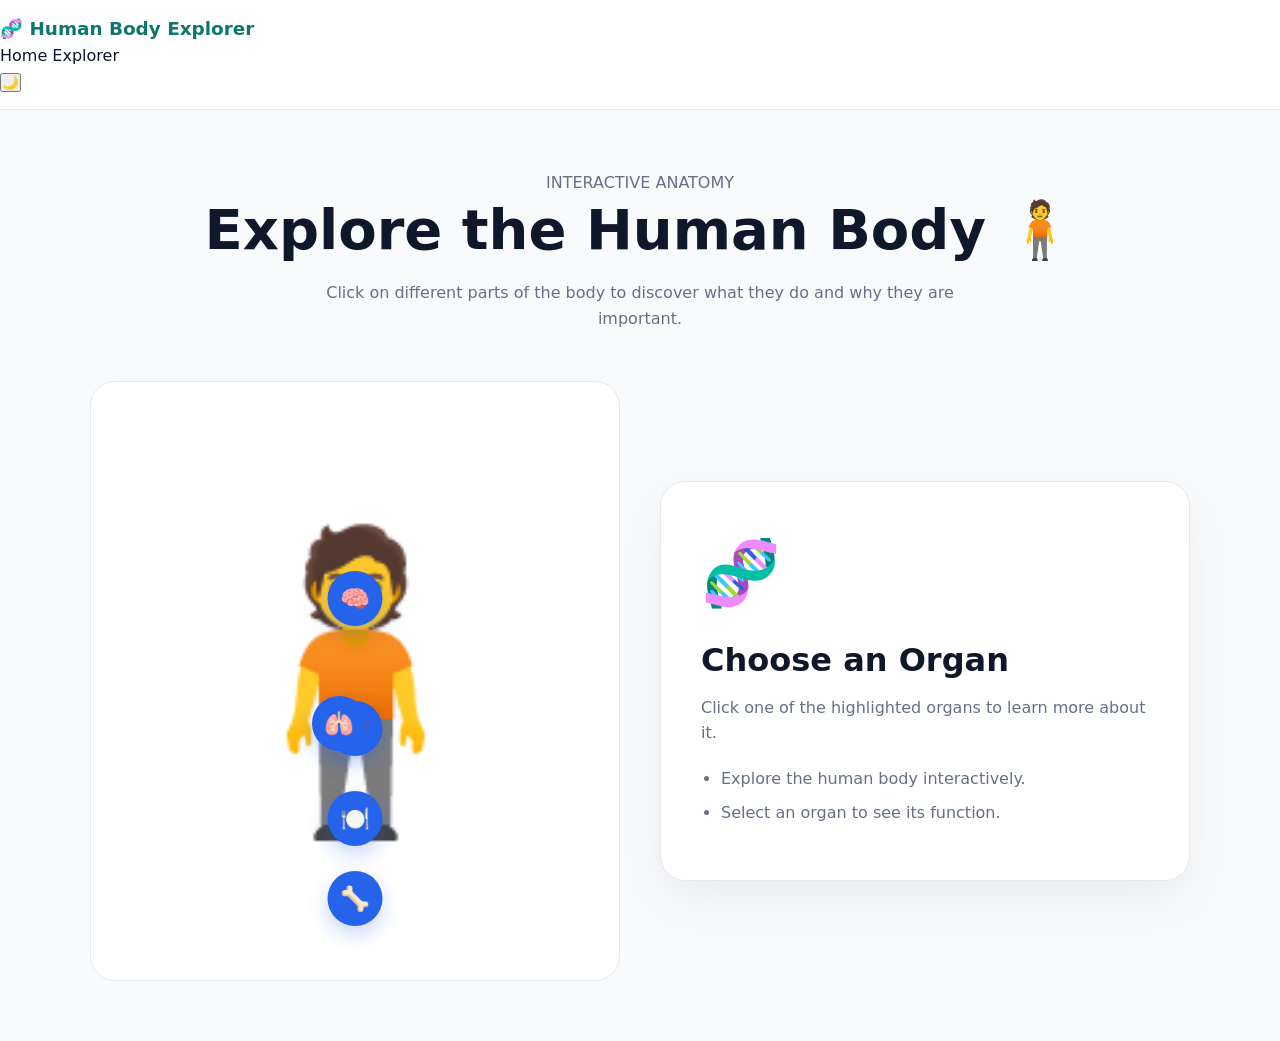
<file: pages/human-body.html>
<!DOCTYPE html>
<html lang="en">

<head>
    <meta charset="UTF-8">

    <meta name="viewport"
          content="width=device-width, initial-scale=1.0">

    <title>Human Body Explorer</title>

    <!-- Main CSS -->
    <link rel="stylesheet" href="../style.css">

    <style>

        /* =========================
           BODY EXPLORER PAGE
        ========================= */

        .body-page {
            min-height: 100vh;
            padding: 60px 7%;
        }

        .body-header {
            text-align: center;
            margin-bottom: 50px;
        }

        .body-header h1 {
            font-size: 3.5rem;
            margin-bottom: 15px;
        }

        .body-header p {
            color: #667085;
            max-width: 650px;
            margin: auto;
        }


        /* =========================
           EXPLORER LAYOUT
        ========================= */

        .body-explorer {
            max-width: 1100px;
            margin: auto;

            display: grid;
            grid-template-columns: 1fr 1fr;

            gap: 40px;

            align-items: center;
        }


        /* =========================
           HUMAN FIGURE
        ========================= */

        .human-figure {
            min-height: 600px;

            display: flex;
            align-items: center;
            justify-content: center;

            background: white;

            border-radius: 25px;

            border: 1px solid #e5e9ef;

            position: relative;
        }

        .human {
            font-size: 18rem;

            position: relative;

            user-select: none;
        }


        /* =========================
           ORGAN BUTTONS
        ========================= */

        .organ {
            position: absolute;

            width: 55px;
            height: 55px;

            border: none;

            border-radius: 50%;

            background: #2563eb;

            color: white;

            font-size: 1.5rem;

            cursor: pointer;

            display: flex;
            align-items: center;
            justify-content: center;

            box-shadow: 0 8px 20px rgba(37, 99, 235, 0.25);

            transition: 0.25s ease;
        }

        .organ:hover {
            transform: scale(1.15);
        }


        /* Organ positions */

        .brain {
            top: 120px;
            left: 50%;

            transform: translateX(-50%);
        }

        .heart {
            top: 250px;
            left: 50%;

            transform: translateX(-50%);
        }

        .lungs {
            top: 245px;
            left: 38%;
        }

        .digestive {
            top: 340px;
            left: 50%;

            transform: translateX(-50%);
        }

        .bones {
            top: 420px;
            left: 50%;

            transform: translateX(-50%);
        }


        /* =========================
           INFORMATION PANEL
        ========================= */

        .info-panel {

            background: white;

            border-radius: 25px;

            padding: 40px;

            border: 1px solid #e5e9ef;

            min-height: 400px;

            box-shadow:
                0 20px 50px rgba(15, 23, 42, 0.06);
        }

        .info-icon {
            font-size: 4rem;

            margin-bottom: 15px;
        }

        .info-panel h2 {
            font-size: 2rem;

            margin-bottom: 15px;
        }

        .info-panel p {
            color: #667085;

            margin-bottom: 20px;
        }

        .info-panel ul {
            padding-left: 20px;

            color: #667085;
        }

        .info-panel li {
            margin-bottom: 8px;
        }


        /* =========================
           DARK MODE
        ========================= */

        body.dark-mode .human-figure,
        body.dark-mode .info-panel {

            background: #111827;

            border-color: #263449;
        }

        body.dark-mode .body-header p,
        body.dark-mode .info-panel p,
        body.dark-mode .info-panel ul {

            color: #94a3b8;
        }


        /* =========================
           MOBILE
        ========================= */

        @media (max-width: 800px) {

            .body-explorer {

                grid-template-columns: 1fr;
            }

            .body-header h1 {

                font-size: 2.5rem;
            }

            .human-figure {

                min-height: 500px;
            }

        }

    </style>

</head>


<body>


    <!-- =========================
         NAVIGATION
    ========================== -->

    <header class="navbar">

        <div class="logo">
            🧬 Human Body Explorer
        </div>

        <nav>

            <a href="../index.html">
                Home
            </a>

            <a href="#explorer">
                Explorer
            </a>

        </nav>

        <button id="themeButton">
            🌙
        </button>

    </header>



    <!-- =========================
         MAIN
    ========================== -->

    <main class="body-page">


        <!-- HEADER -->

        <section class="body-header">

            <p class="small-title">
                INTERACTIVE ANATOMY
            </p>

            <h1>
                Explore the Human Body 🧍
            </h1>

            <p>
                Click on different parts of the body to discover
                what they do and why they are important.
            </p>

        </section>



        <!-- =========================
             EXPLORER
        ========================== -->

        <section
            id="explorer"
            class="body-explorer"
        >


            <!-- HUMAN FIGURE -->

            <div class="human-figure">

                <div class="human">

                    🧍

                    <!-- Brain -->

                    <button
                        class="organ brain"
                        data-organ="brain"
                    >
                        🧠
                    </button>


                    <!-- Heart -->

                    <button
                        class="organ heart"
                        data-organ="heart"
                    >
                        ❤️
                    </button>


                    <!-- Lungs -->

                    <button
                        class="organ lungs"
                        data-organ="lungs"
                    >
                        🫁
                    </button>


                    <!-- Digestive -->

                    <button
                        class="organ digestive"
                        data-organ="digestive"
                    >
                        🍽️
                    </button>


                    <!-- Skeleton -->

                    <button
                        class="organ bones"
                        data-organ="bones"
                    >
                        🦴
                    </button>

                </div>

            </div>



            <!-- =========================
                 INFORMATION PANEL
            ========================== -->

            <div
                class="info-panel"
                id="infoPanel"
            >

                <div
                    class="info-icon"
                    id="infoIcon"
                >
                    🧬
                </div>

                <h2 id="infoTitle">
                    Choose an Organ
                </h2>

                <p id="infoDescription">
                    Click one of the highlighted organs
                    to learn more about it.
                </p>

                <ul id="infoFacts">

                    <li>
                        Explore the human body interactively.
                    </li>

                    <li>
                        Select an organ to see its function.
                    </li>

                </ul>

            </div>

        </section>

    </main>



    <!-- =========================
         JAVASCRIPT
    ========================== -->

    <script>

        /* =========================
           ORGAN INFORMATION
        ========================= */

        const organData = {

            brain: {

                icon: "🧠",

                title: "Brain",

                description:
                    "The brain is the main control center of the nervous system.",

                facts: [

                    "Controls many body activities.",

                    "Helps with thinking and memory.",

                    "Receives and processes information.",

                    "Coordinates many voluntary movements."

                ]

            },


            heart: {

                icon: "❤️",

                title: "Heart",

                description:
                    "The heart is a muscular organ that pumps blood throughout the body.",

                facts: [

                    "Part of the circulatory system.",

                    "Pumps blood to the lungs and body.",

                    "Helps deliver oxygen and nutrients.",

                    "Works continuously throughout life."

                ]

            },


            lungs: {

                icon: "🫁",

                title: "Lungs",

                description:
                    "The lungs are the main organs of the respiratory system.",

                facts: [

                    "Take oxygen into the body.",

                    "Remove carbon dioxide.",

                    "Contain millions of tiny air sacs.",

                    "Work with the respiratory system."

                ]

            },


            digestive: {

                icon: "🍽️",

                title: "Digestive System",

                description:
                    "The digestive system breaks food down so the body can absorb nutrients.",

                facts: [

                    "Includes organs such as the stomach and intestines.",

                    "Breaks food into smaller substances.",

                    "Absorbs nutrients.",

                    "Removes undigested waste."

                ]

            },


            bones: {

                icon: "🦴",

                title: "Skeletal System",

                description:
                    "The skeletal system provides structure and support for the body.",

                facts: [

                    "Provides support.",

                    "Protects important organs.",

                    "Works with muscles to produce movement.",

                    "Stores minerals such as calcium."

                ]

            }

        };



        /* =========================
           ELEMENTS
        ========================= */

        const organs =
            document.querySelectorAll(".organ");

        const infoIcon =
            document.getElementById("infoIcon");

        const infoTitle =
            document.getElementById("infoTitle");

        const infoDescription =
            document.getElementById("infoDescription");

        const infoFacts =
            document.getElementById("infoFacts");



        /* =========================
           ORGAN CLICK
        ========================= */

        organs.forEach(function (organ) {

            organ.addEventListener("click", function () {

                const selectedOrgan =
                    organ.dataset.organ;

                const data =
                    organData[selectedOrgan];


                infoIcon.textContent =
                    data.icon;

                infoTitle.textContent =
                    data.title;

                infoDescription.textContent =
                    data.description;


                infoFacts.innerHTML = "";


                data.facts.forEach(function (fact) {

                    const li =
                        document.createElement("li");

                    li.textContent = fact;

                    infoFacts.appendChild(li);

                });

            });

        });



        /* =========================
           DARK MODE
        ========================= */

        const themeButton =
            document.getElementById("themeButton");


        themeButton.addEventListener(
            "click",
            function () {

                document.body.classList.toggle(
                    "dark-mode"
                );


                if (
                    document.body.classList.contains(
                        "dark-mode"
                    )
                ) {

                    themeButton.textContent = "☀️";

                    localStorage.setItem(
                        "theme",
                        "dark"
                    );

                } else {

                    themeButton.textContent = "🌙";

                    localStorage.setItem(
                        "theme",
                        "light"
                    );

                }

            }
        );


        /* =========================
           REMEMBER THEME
        ========================= */

        if (
            localStorage.getItem("theme") ===
            "dark"
        ) {

            document.body.classList.add(
                "dark-mode"
            );

            themeButton.textContent = "☀️";

        }

    </script>

</body>

</html>
</file>
<file: style.css>
/* ========================================
   Human Body Explorer - Modern Styles
   Light + Dark Mode
   ======================================== */

:root {
  --primary: #0f766e;
  --primary-dark: #0d5c56;
  --primary-light: #14b8a6;
  --accent: #0ea5e9;
  --bg: #f8fafc;
  --bg-card: #ffffff;
  --bg-elevated: #ffffff;
  --text: #0f172a;
  --text-muted: #64748b;
  --border: #e2e8f0;
  --success: #10b981;
  --danger: #ef4444;
  --radius: 16px;
  --radius-sm: 10px;
  --shadow: 0 4px 20px rgba(15, 23, 42, 0.06);
  --shadow-hover: 0 12px 32px rgba(15, 23, 42, 0.12);
  --transition: all 0.25s ease;
  --navbar-bg: rgba(255, 255, 255, 0.9);
  --hero-bg: linear-gradient(180deg, #f0fdfa 0%, #f8fafc 100%);
  --fun-fact-bg: #f0fdfa;
  --code-bg: #f1f5f9;
}

[data-theme="dark"] {
  --primary: #2dd4bf;
  --primary-dark: #14b8a6;
  --primary-light: #5eead4;
  --accent: #38bdf8;
  --bg: #0f172a;
  --bg-card: #1e293b;
  --bg-elevated: #334155;
  --text: #f1f5f9;
  --text-muted: #94a3b8;
  --border: #334155;
  --success: #34d399;
  --danger: #f87171;
  --shadow: 0 4px 20px rgba(0, 0, 0, 0.3);
  --shadow-hover: 0 12px 32px rgba(0, 0, 0, 0.4);
  --navbar-bg: rgba(15, 23, 42, 0.92);
  --hero-bg: linear-gradient(180deg, #134e4a 0%, #0f172a 100%);
  --fun-fact-bg: #134e4a;
  --code-bg: #1e293b;
}

*, *::before, *::after {
  box-sizing: border-box;
  margin: 0;
  padding: 0;
}

html {
  scroll-behavior: smooth;
}

body {
  font-family: 'Inter', system-ui, -apple-system, BlinkMacSystemFont, 'Segoe UI', Roboto, sans-serif;
  background: var(--bg);
  color: var(--text);
  line-height: 1.6;
  min-height: 100vh;
  display: flex;
  flex-direction: column;
  transition: background 0.3s ease, color 0.3s ease;
}

img { max-width: 100%; display: block; }
a { text-decoration: none; color: inherit; }

h1, h2, h3, h4 {
  font-weight: 700;
  line-height: 1.25;
  color: var(--text);
}

h1 { font-size: 2.75rem; }
h2 { font-size: 2rem; }
h3 { font-size: 1.35rem; }

p { color: var(--text-muted); }

.container {
  width: 100%;
  max-width: 1140px;
  margin: 0 auto;
  padding: 0 24px;
}

/* Navbar */
.navbar {
  background: var(--navbar-bg);
  backdrop-filter: blur(12px);
  border-bottom: 1px solid var(--border);
  position: sticky;
  top: 0;
  z-index: 100;
  padding: 14px 0;
  transition: background 0.3s ease;
}

.nav-inner {
  display: flex;
  align-items: center;
  justify-content: space-between;
  gap: 16px;
}

.logo {
  display: flex;
  align-items: center;
  gap: 10px;
  font-weight: 700;
  font-size: 1.15rem;
  color: var(--primary);
  white-space: nowrap;
}

.logo-icon { font-size: 1.5rem; }

.nav-links {
  display: flex;
  align-items: center;
  gap: 4px;
  list-style: none;
  flex-wrap: wrap;
}

.nav-links a {
  padding: 7px 12px;
  border-radius: 8px;
  font-size: 0.9rem;
  font-weight: 500;
  color: var(--text-muted);
  transition: var(--transition);
}

.nav-links a:hover,
.nav-links a.active {
  color: var(--primary);
  background: rgba(15, 118, 110, 0.12);
}

[data-theme="dark"] .nav-links a:hover,
[data-theme="dark"] .nav-links a.active {
  background: rgba(45, 212, 191, 0.15);
}

.nav-actions {
  display: flex;
  align-items: center;
  gap: 10px;
}

.theme-toggle {
  background: var(--bg-card);
  border: 1px solid var(--border);
  width: 40px;
  height: 40px;
  border-radius: 10px;
  cursor: pointer;
  font-size: 1.2rem;
  display: flex;
  align-items: center;
  justify-content: center;
  transition: var(--transition);
  color: var(--text);
}

.theme-toggle:hover {
  border-color: var(--primary);
  transform: scale(1.05);
}

.menu-btn {
  display: none;
  background: none;
  border: none;
  font-size: 1.5rem;
  cursor: pointer;
  color: var(--text);
}

/* Hero */
.hero {
  padding: 80px 0 60px;
  text-align: center;
  background: var(--hero-bg);
  transition: background 0.3s ease;
}

.hero-badge {
  display: inline-flex;
  align-items: center;
  gap: 8px;
  background: var(--bg-card);
  border: 1px solid var(--border);
  padding: 6px 16px;
  border-radius: 999px;
  font-size: 0.875rem;
  font-weight: 500;
  color: var(--primary);
  margin-bottom: 24px;
  box-shadow: var(--shadow);
}

.hero h1 {
  margin-bottom: 16px;
  background: linear-gradient(135deg, var(--primary) 0%, var(--accent) 100%);
  -webkit-background-clip: text;
  -webkit-text-fill-color: transparent;
  background-clip: text;
}

.hero p {
  font-size: 1.2rem;
  max-width: 580px;
  margin: 0 auto 36px;
}

.btn {
  display: inline-flex;
  align-items: center;
  gap: 8px;
  padding: 14px 28px;
  border-radius: 12px;
  font-weight: 600;
  font-size: 1rem;
  transition: var(--transition);
  cursor: pointer;
  border: none;
}

.btn-primary {
  background: var(--primary);
  color: #fff;
  box-shadow: 0 4px 14px rgba(15, 118, 110, 0.3);
}

[data-theme="dark"] .btn-primary {
  color: #0f172a;
  box-shadow: 0 4px 14px rgba(45, 212, 191, 0.25);
}

.btn-primary:hover {
  background: var(--primary-dark);
  transform: translateY(-2px);
}

.btn-outline {
  background: transparent;
  color: var(--primary);
  border: 2px solid var(--primary);
}

.btn-outline:hover {
  background: var(--primary);
  color: #fff;
}

[data-theme="dark"] .btn-outline:hover {
  color: #0f172a;
}

.btn-sm {
  padding: 10px 18px;
  font-size: 0.9rem;
}

/* Search */
.search-section { padding: 20px 0 40px; }

.search-box {
  max-width: 480px;
  margin: 0 auto;
  position: relative;
}

.search-box input {
  width: 100%;
  padding: 16px 20px 16px 52px;
  border: 2px solid var(--border);
  border-radius: 14px;
  font-size: 1rem;
  background: var(--bg-card);
  color: var(--text);
  transition: var(--transition);
  outline: none;
}

.search-box input:focus {
  border-color: var(--primary);
  box-shadow: 0 0 0 4px rgba(15, 118, 110, 0.15);
}

.search-box .search-icon {
  position: absolute;
  left: 18px;
  top: 50%;
  transform: translateY(-50%);
  font-size: 1.2rem;
  color: var(--text-muted);
}

/* Systems Grid */
.systems-section { padding: 40px 0 80px; }

.section-header {
  text-align: center;
  margin-bottom: 48px;
}

.section-header h2 { margin-bottom: 12px; }

.systems-grid {
  display: grid;
  grid-template-columns: repeat(auto-fill, minmax(300px, 1fr));
  gap: 24px;
}

.system-card {
  background: var(--bg-card);
  border: 1px solid var(--border);
  border-radius: var(--radius);
  padding: 28px;
  transition: var(--transition);
  display: flex;
  flex-direction: column;
  height: 100%;
  box-shadow: var(--shadow);
}

.system-card:hover {
  transform: translateY(-6px);
  box-shadow: var(--shadow-hover);
  border-color: var(--primary-light);
}

.system-icon {
  width: 56px;
  height: 56px;
  border-radius: 14px;
  display: flex;
  align-items: center;
  justify-content: center;
  font-size: 1.8rem;
  margin-bottom: 18px;
}

.system-card h3 { margin-bottom: 10px; }
.system-card p {
  flex-grow: 1;
  margin-bottom: 20px;
  font-size: 0.95rem;
}

.card-link {
  display: inline-flex;
  align-items: center;
  gap: 6px;
  font-weight: 600;
  color: var(--primary);
  font-size: 0.95rem;
  transition: var(--transition);
}

.card-link:hover { gap: 10px; }

.icon-nervous { background: #fef3c7; }
.icon-circulatory { background: #fee2e2; }
.icon-respiratory { background: #e0f2fe; }
.icon-digestive { background: #fef9c3; }
.icon-skeletal { background: #f3e8ff; }
.icon-muscular { background: #dcfce7; }

[data-theme="dark"] .icon-nervous { background: #422006; }
[data-theme="dark"] .icon-circulatory { background: #450a0a; }
[data-theme="dark"] .icon-respiratory { background: #0c4a6e; }
[data-theme="dark"] .icon-digestive { background: #422006; }
[data-theme="dark"] .icon-skeletal { background: #3b0764; }
[data-theme="dark"] .icon-muscular { background: #14532d; }

/* About */
.about-section {
  padding: 60px 0;
  background: var(--bg-card);
  border-top: 1px solid var(--border);
}

.about-content {
  max-width: 700px;
  margin: 0 auto;
  text-align: center;
}

.about-content h2 { margin-bottom: 16px; }

/* Footer */
.footer {
  margin-top: auto;
  padding: 32px 0;
  background: #0f172a;
  color: #94a3b8;
  text-align: center;
  font-size: 0.9rem;
}

[data-theme="dark"] .footer {
  background: #020617;
  border-top: 1px solid var(--border);
}

.footer a {
  color: #e2e8f0;
  font-weight: 500;
}

.footer a:hover { color: var(--primary-light); }

/* Page Layout */
.page-header {
  padding: 48px 0 32px;
  background: var(--hero-bg);
  border-bottom: 1px solid var(--border);
}

.page-header .container {
  display: flex;
  align-items: center;
  gap: 24px;
}

.page-icon {
  width: 72px;
  height: 72px;
  border-radius: 18px;
  display: flex;
  align-items: center;
  justify-content: center;
  font-size: 2.4rem;
  flex-shrink: 0;
}

.page-header h1 {
  font-size: 2.2rem;
  margin-bottom: 6px;
}

.page-header p { font-size: 1.1rem; }

.content-section { padding: 48px 0 80px; }

.content-grid {
  display: grid;
  grid-template-columns: 1fr 300px;
  gap: 40px;
  align-items: start;
}

.main-content h2 {
  margin: 40px 0 16px;
  font-size: 1.5rem;
}

.main-content h2:first-child { margin-top: 0; }

.main-content h3 {
  margin: 28px 0 12px;
  font-size: 1.2rem;
  color: var(--primary);
}

.main-content p {
  margin-bottom: 16px;
  font-size: 1.05rem;
}

.main-content ul, .main-content ol {
  margin: 0 0 20px 24px;
  color: var(--text-muted);
}

.main-content li { margin-bottom: 8px; }

.fun-fact {
  background: var(--fun-fact-bg);
  border-left: 4px solid var(--primary);
  padding: 18px 22px;
  border-radius: 0 var(--radius-sm) var(--radius-sm) 0;
  margin: 28px 0;
}

.fun-fact strong {
  color: var(--primary);
  display: block;
  margin-bottom: 4px;
}

.diagram-box {
  background: var(--bg-card);
  border: 1px solid var(--border);
  border-radius: var(--radius);
  padding: 24px;
  margin: 28px 0;
  text-align: center;
  box-shadow: var(--shadow);
}

.diagram-box svg {
  max-width: 100%;
  height: auto;
}

.diagram-caption {
  margin-top: 12px;
  font-size: 0.9rem;
  color: var(--text-muted);
}

.sidebar { position: sticky; top: 90px; }

.sidebar-card {
  background: var(--bg-card);
  border: 1px solid var(--border);
  border-radius: var(--radius);
  padding: 24px;
  box-shadow: var(--shadow);
  margin-bottom: 20px;
}

.sidebar-card h3 {
  font-size: 1.1rem;
  margin-bottom: 14px;
}

.sidebar-card ul { list-style: none; }
.sidebar-card li { margin-bottom: 10px; }

.sidebar-card a {
  color: var(--text-muted);
  font-size: 0.95rem;
  transition: var(--transition);
}

.sidebar-card a:hover { color: var(--primary); }

.key-facts { list-style: none; margin: 0; padding: 0; }

.key-facts li {
  display: flex;
  gap: 12px;
  padding: 12px 0;
  border-bottom: 1px solid var(--border);
  font-size: 0.95rem;
  color: var(--text);
}

.key-facts li:last-child { border-bottom: none; }
.key-facts .fact-icon { font-size: 1.2rem; flex-shrink: 0; }

.back-link {
  display: inline-flex;
  align-items: center;
  gap: 6px;
  color: var(--primary);
  font-weight: 500;
  margin-bottom: 24px;
  font-size: 0.95rem;
}

.back-link:hover { gap: 10px; }

/* Quiz & Practice */
.quiz-card, .practice-card {
  background: var(--bg-card);
  border: 1px solid var(--border);
  border-radius: var(--radius);
  padding: 28px;
  margin-bottom: 24px;
  box-shadow: var(--shadow);
}

.quiz-card h3, .practice-card h3 {
  margin-bottom: 16px;
  font-size: 1.15rem;
}

.question-type {
  display: inline-block;
  font-size: 0.75rem;
  font-weight: 600;
  text-transform: uppercase;
  letter-spacing: 0.04em;
  padding: 4px 10px;
  border-radius: 6px;
  margin-bottom: 12px;
  background: rgba(15, 118, 110, 0.12);
  color: var(--primary);
}

.quiz-options {
  display: flex;
  flex-direction: column;
  gap: 10px;
}

.quiz-option {
  padding: 14px 18px;
  border: 2px solid var(--border);
  border-radius: 10px;
  cursor: pointer;
  transition: var(--transition);
  font-weight: 500;
  background: var(--bg);
  color: var(--text);
}

.quiz-option:hover {
  border-color: var(--primary-light);
  background: var(--fun-fact-bg);
}

.quiz-option.correct {
  border-color: var(--success);
  background: rgba(16, 185, 129, 0.15);
  color: var(--success);
}

.quiz-option.wrong {
  border-color: var(--danger);
  background: rgba(239, 68, 68, 0.12);
  color: var(--danger);
}

.quiz-feedback {
  margin-top: 14px;
  font-weight: 500;
  display: none;
}

.subjective-answer {
  width: 100%;
  min-height: 100px;
  padding: 14px;
  border: 2px solid var(--border);
  border-radius: 10px;
  background: var(--bg);
  color: var(--text);
  font-family: inherit;
  font-size: 1rem;
  resize: vertical;
  margin-bottom: 12px;
  outline: none;
}

.subjective-answer:focus {
  border-color: var(--primary);
}

.model-answer {
  display: none;
  background: var(--fun-fact-bg);
  border-left: 4px solid var(--primary);
  padding: 16px 20px;
  border-radius: 0 10px 10px 0;
  margin-top: 12px;
}

.model-answer.show { display: block; }

/* Oral */
.oral-card {
  background: var(--bg-card);
  border: 1px solid var(--border);
  border-radius: var(--radius);
  padding: 40px 32px;
  text-align: center;
  box-shadow: var(--shadow);
  max-width: 640px;
  margin: 0 auto 32px;
}

.oral-question {
  font-size: 1.4rem;
  font-weight: 600;
  color: var(--text);
  margin: 24px 0;
  min-height: 80px;
  display: flex;
  align-items: center;
  justify-content: center;
}

.oral-controls {
  display: flex;
  gap: 12px;
  justify-content: center;
  flex-wrap: wrap;
  margin-top: 24px;
}

.oral-progress {
  font-size: 0.9rem;
  color: var(--text-muted);
  margin-bottom: 8px;
}

.practice-section-title {
  font-size: 1.4rem;
  margin: 48px 0 20px;
  padding-bottom: 10px;
  border-bottom: 2px solid var(--border);
}

.tabs {
  display: flex;
  gap: 8px;
  margin-bottom: 32px;
  flex-wrap: wrap;
}

.tab-btn {
  padding: 10px 20px;
  border-radius: 10px;
  border: 2px solid var(--border);
  background: var(--bg-card);
  color: var(--text-muted);
  font-weight: 600;
  cursor: pointer;
  transition: var(--transition);
}

.tab-btn.active,
.tab-btn:hover {
  border-color: var(--primary);
  color: var(--primary);
  background: var(--fun-fact-bg);
}

.tab-content { display: none; }
.tab-content.active { display: block; }

/* Responsive */
@media (max-width: 900px) {
  .content-grid { grid-template-columns: 1fr; }
  .sidebar { position: static; }
}

@media (max-width: 768px) {
  h1 { font-size: 2.1rem; }
  h2 { font-size: 1.6rem; }

  .nav-links {
    display: none;
    position: absolute;
    top: 100%;
    left: 0;
    right: 0;
    background: var(--bg-card);
    flex-direction: column;
    padding: 16px;
    border-bottom: 1px solid var(--border);
    box-shadow: var(--shadow);
  }

  .nav-links.open { display: flex; }
  .menu-btn { display: block; }

  .hero { padding: 50px 0 40px; }
  .page-header .container {
    flex-direction: column;
    text-align: center;
  }
  .systems-grid { grid-template-columns: 1fr; }
}

@media (max-width: 480px) {
  .container { padding: 0 16px; }
  .hero h1 { font-size: 1.8rem; }
  .oral-question { font-size: 1.2rem; }
}
</file>
